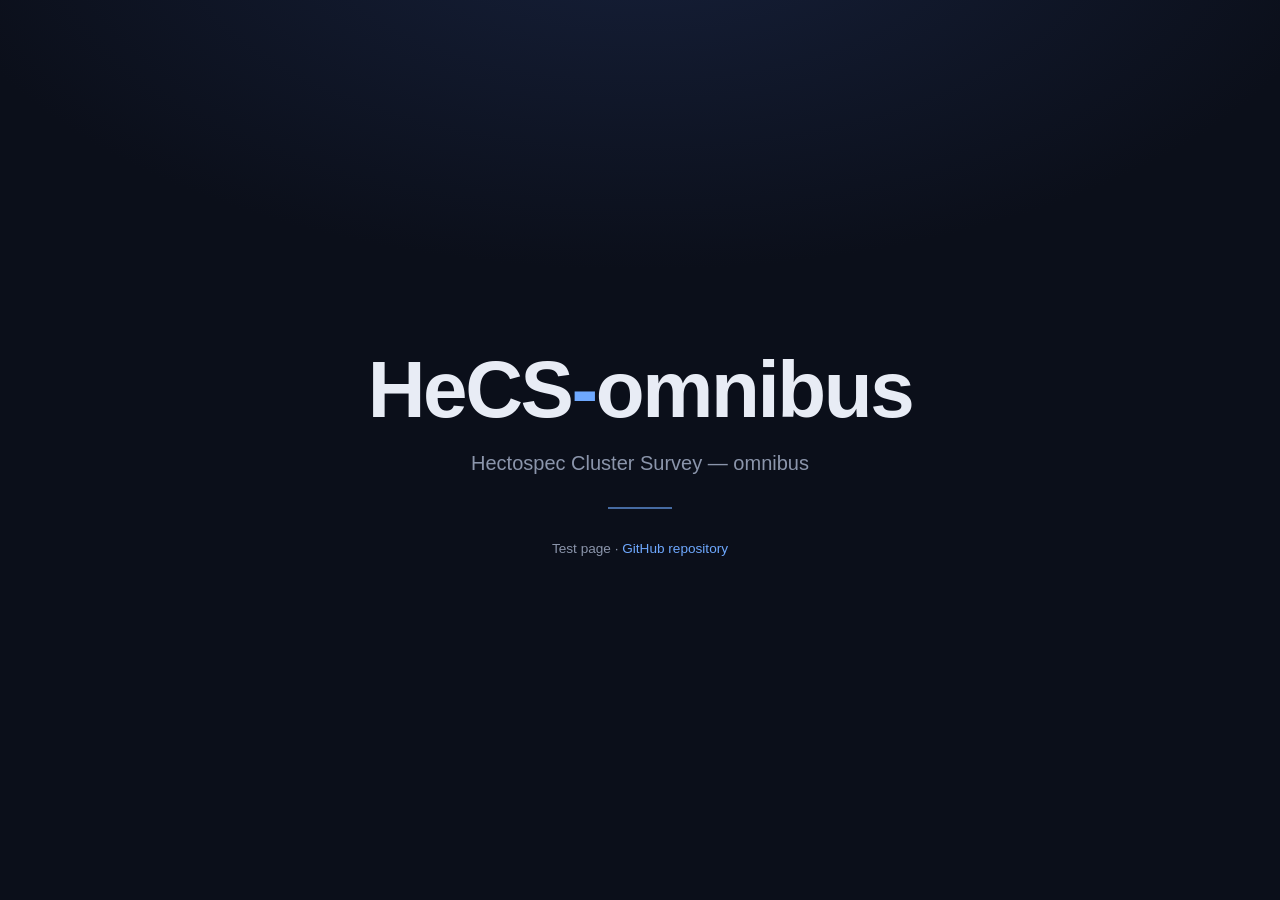
<file: index.html>
<!doctype html>
<html lang="en">
<head>
<meta charset="utf-8">
<meta name="viewport" content="width=device-width, initial-scale=1">
<title>HeCS-omnibus</title>
<style>
  :root {
    --bg: #0b0f1a;
    --fg: #e8ecf5;
    --muted: #8b95ab;
    --accent: #6ea8fe;
  }
  * { box-sizing: border-box; }
  body {
    margin: 0;
    min-height: 100vh;
    display: grid;
    place-items: center;
    background: radial-gradient(1200px 600px at 50% -10%, #16203a 0%, var(--bg) 60%);
    color: var(--fg);
    font-family: -apple-system, BlinkMacSystemFont, "Segoe UI", Helvetica, Arial, sans-serif;
    text-align: center;
    padding: 2rem;
  }
  h1 {
    margin: 0;
    font-size: clamp(2.5rem, 9vw, 5rem);
    font-weight: 700;
    letter-spacing: -0.03em;
  }
  h1 .accent { color: var(--accent); }
  p.tagline {
    margin: 1rem 0 0;
    font-size: clamp(1rem, 3vw, 1.25rem);
    color: var(--muted);
  }
  .rule {
    width: 4rem;
    height: 2px;
    margin: 2rem auto;
    background: var(--accent);
    opacity: 0.6;
  }
  footer {
    font-size: 0.85rem;
    color: var(--muted);
  }
  footer a { color: var(--accent); text-decoration: none; }
  footer a:hover { text-decoration: underline; }
</style>
</head>
<body>
  <main>
    <h1>HeCS<span class="accent">-</span>omnibus</h1>
    <p class="tagline">Hectospec Cluster Survey &mdash; omnibus</p>
    <div class="rule"></div>
    <footer>
      Test page &middot;
      <a href="https://github.com/HeCS-omnibus/hecs-omnibus.github.io">GitHub repository</a>
    </footer>
  </main>
</body>
</html>
</file>
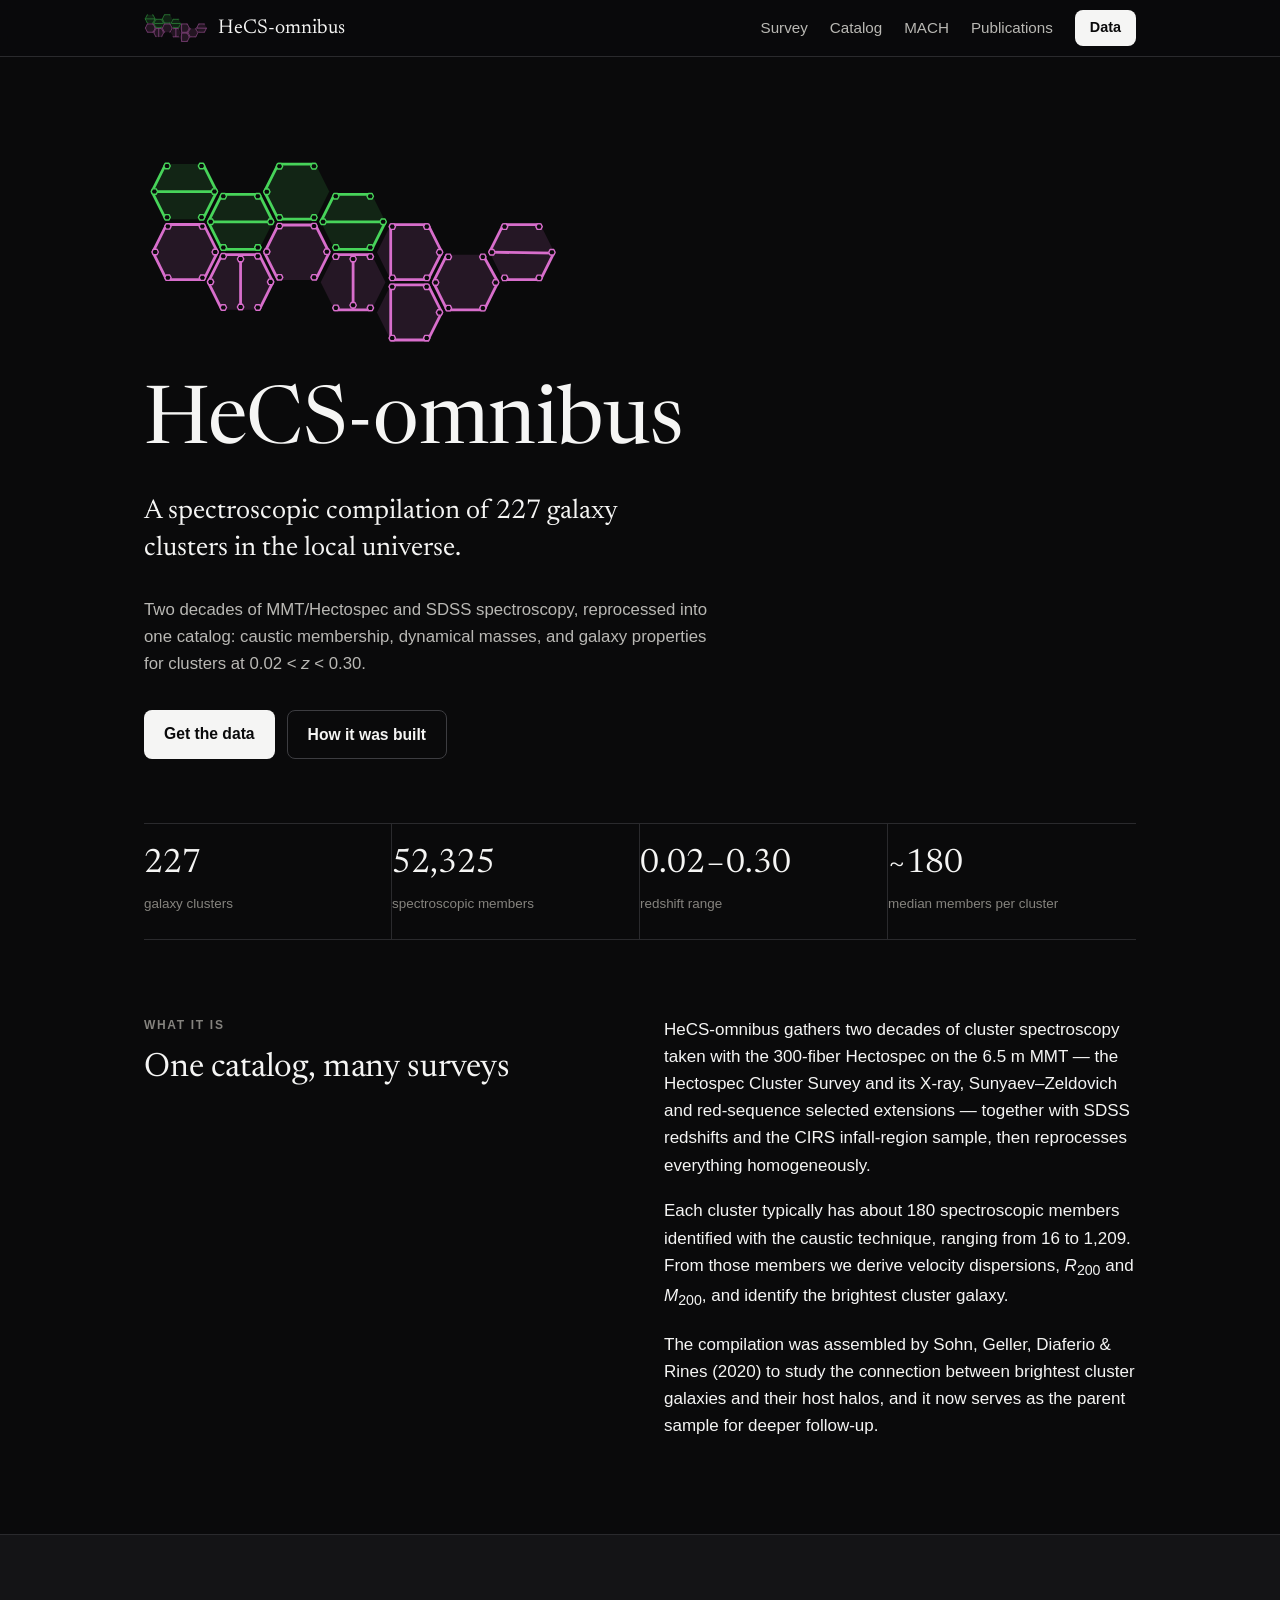
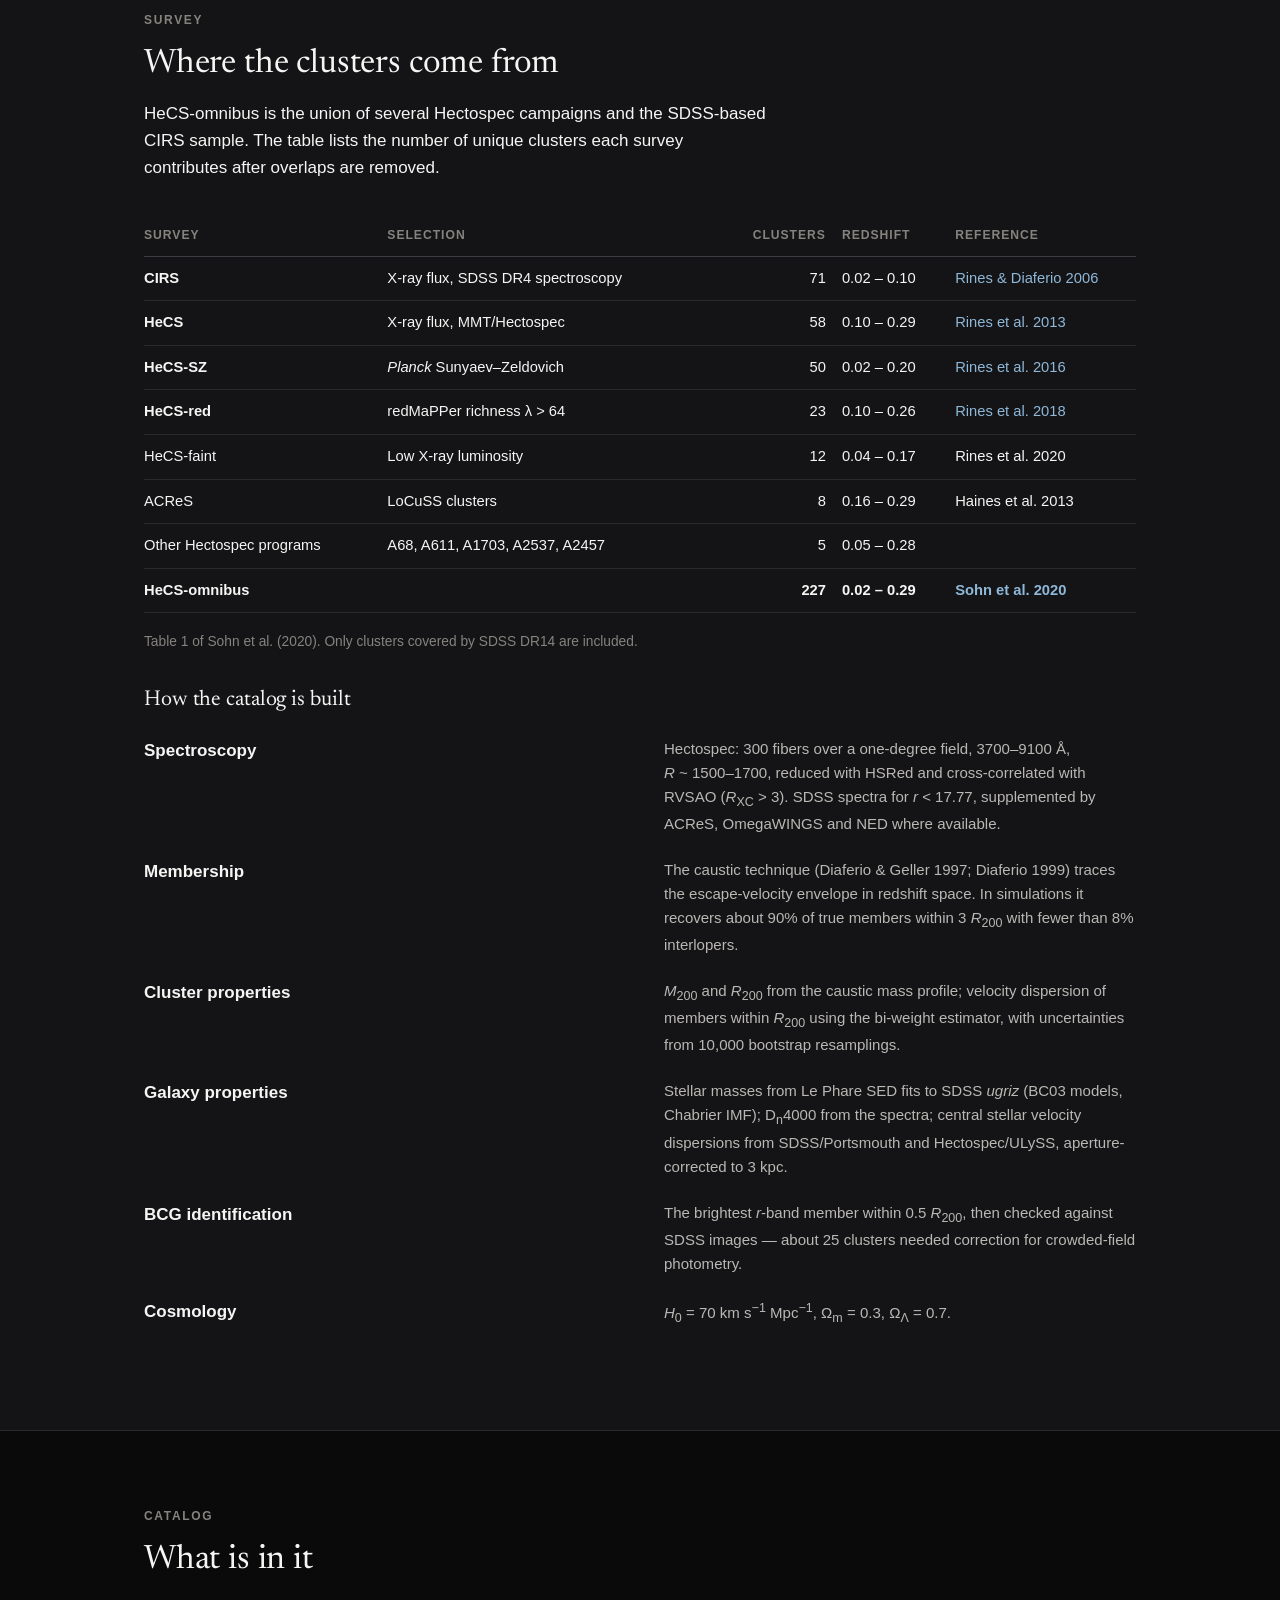
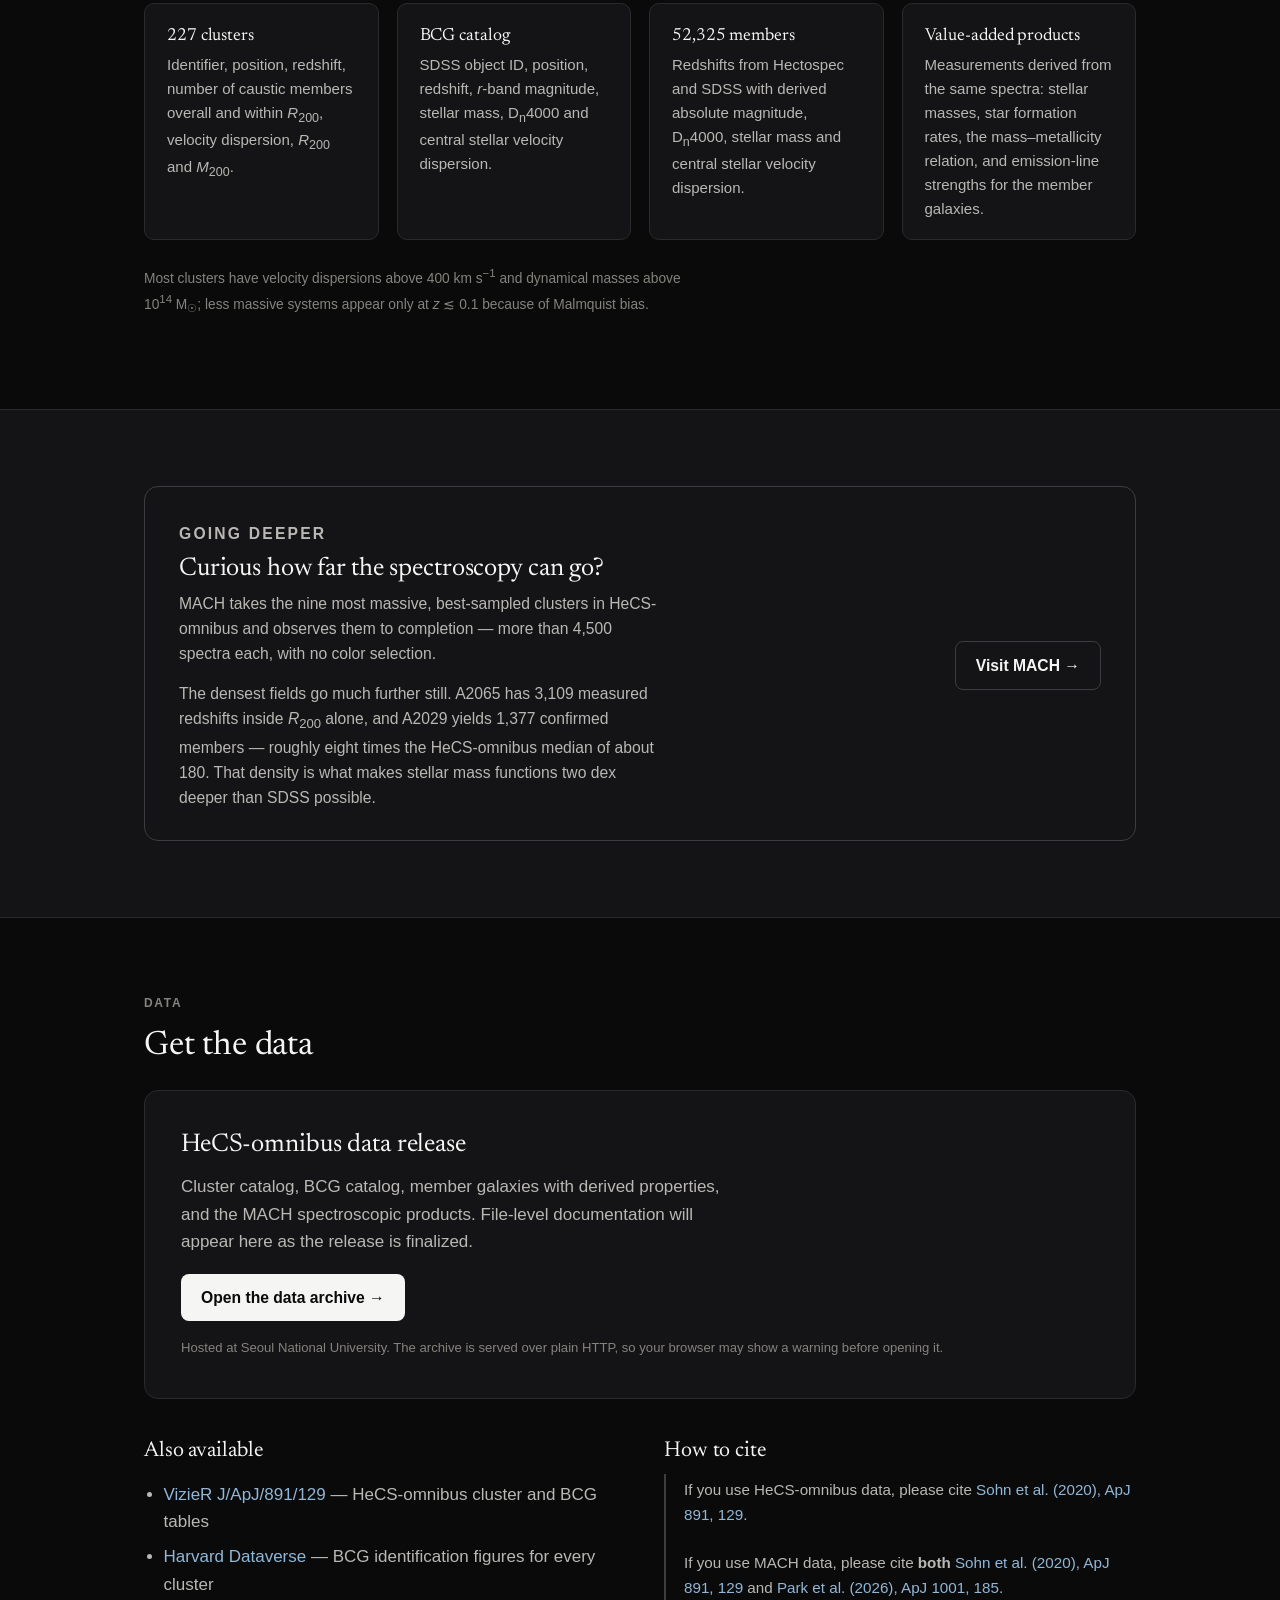
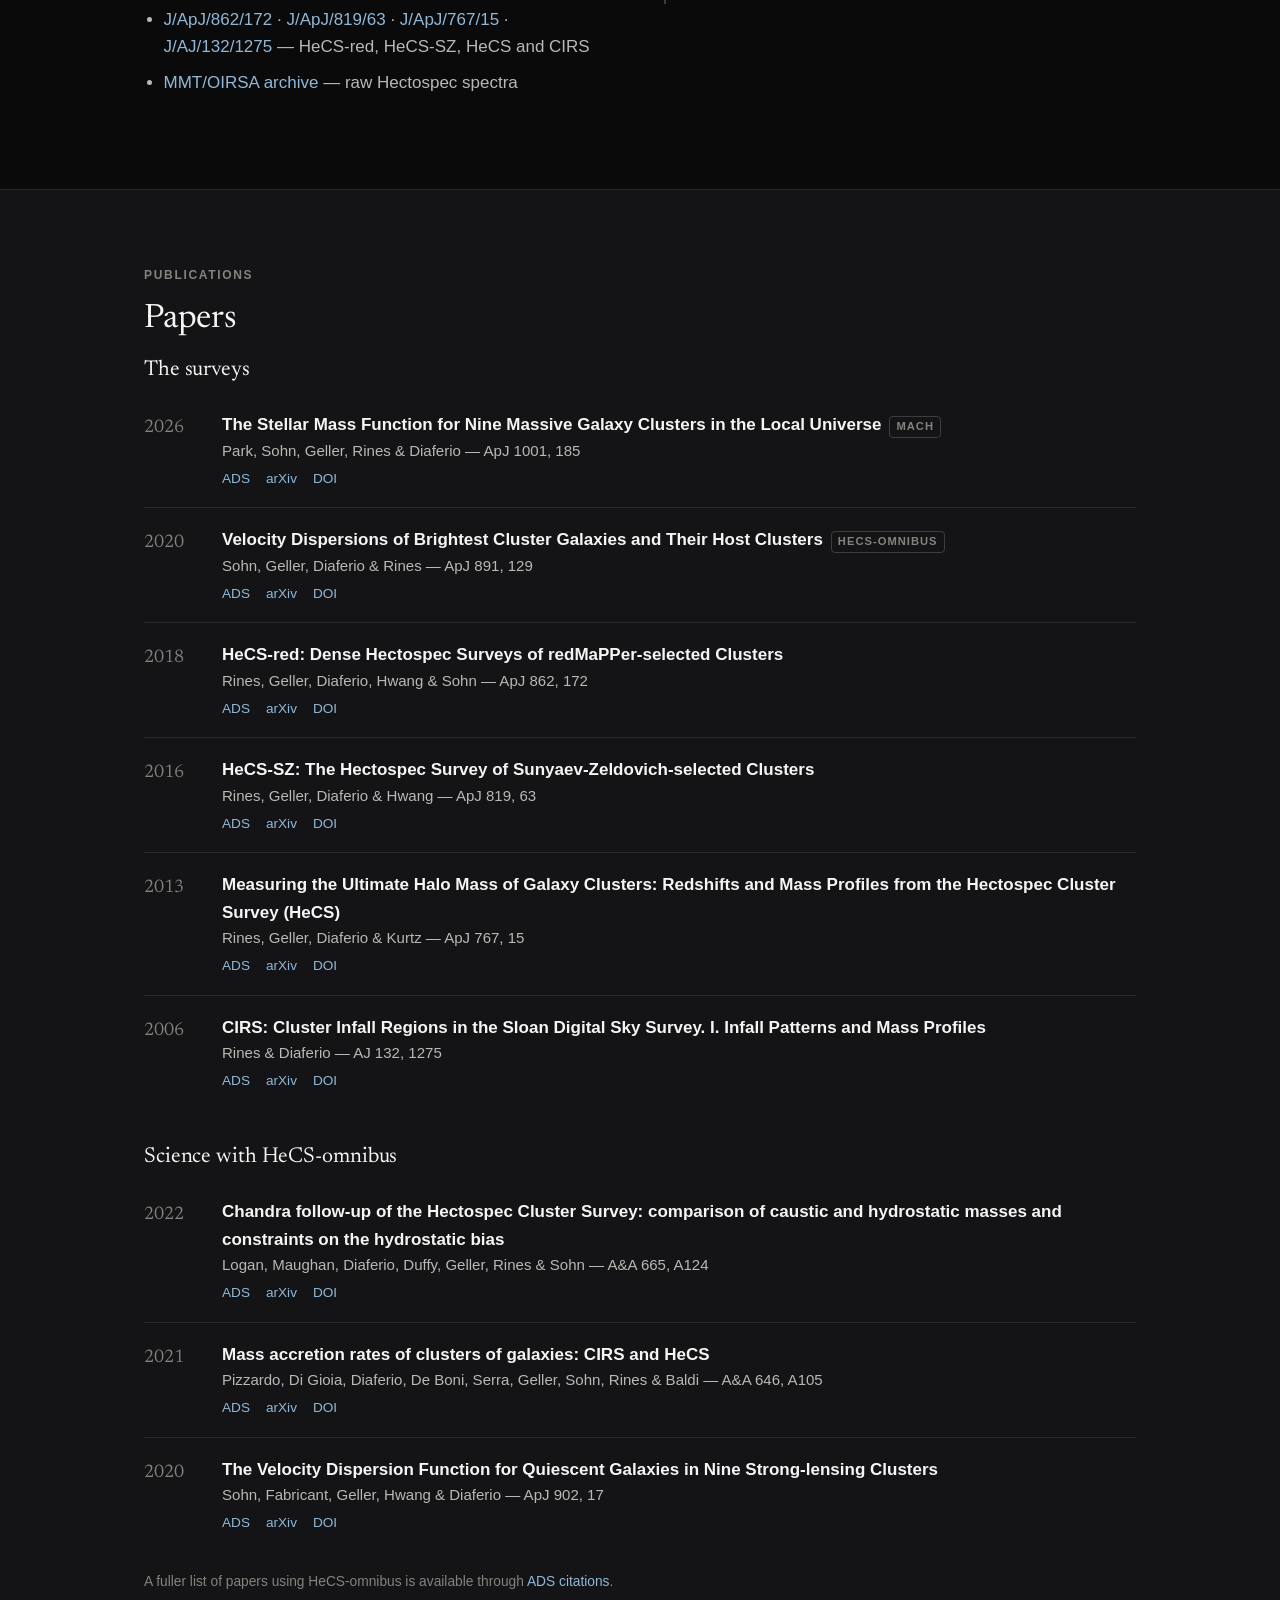
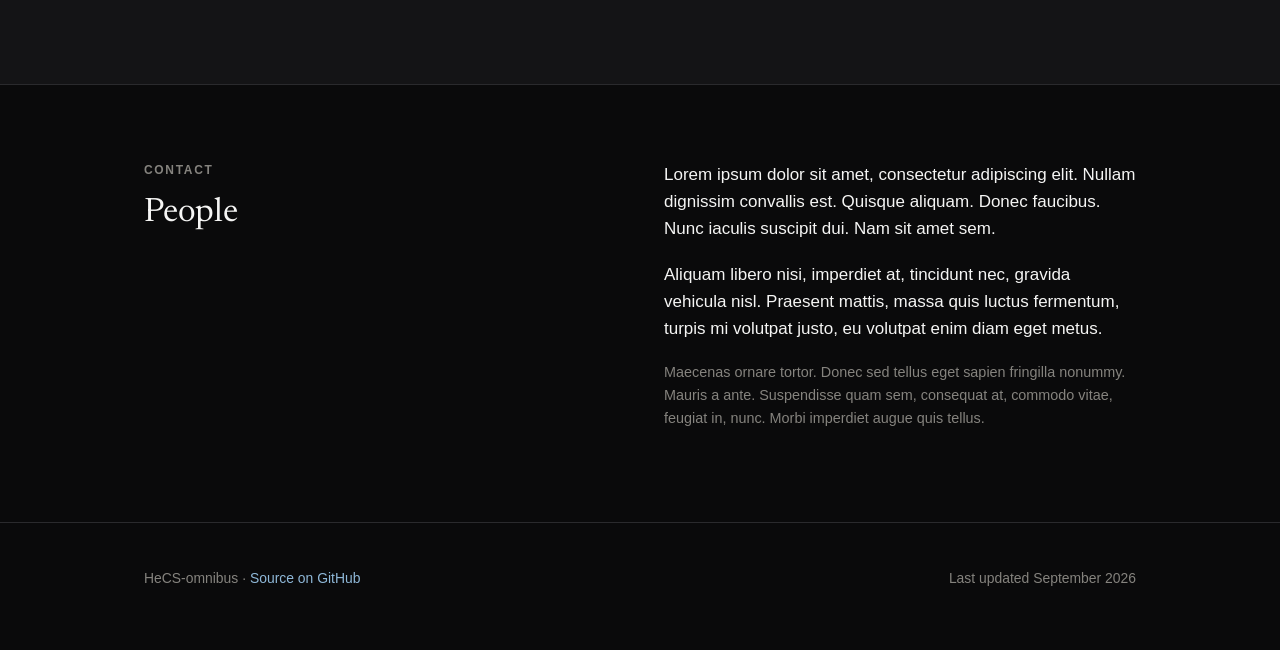
<file: webpage/index.html>
<!doctype html>
<html lang="en">
<head>
<meta charset="utf-8">
<meta name="viewport" content="width=device-width, initial-scale=1">
<title>HeCS-omnibus</title>
<meta name="description" content="HeCS-omnibus: a spectroscopic compilation of 227 galaxy clusters at 0.02 < z < 0.30 from MMT/Hectospec and SDSS, with caustic membership, dynamical masses and galaxy properties.">
<link rel="preconnect" href="https://fonts.googleapis.com">
<link rel="preconnect" href="https://fonts.gstatic.com" crossorigin>
<link href="https://fonts.googleapis.com/css2?family=Newsreader:ital,opsz,wght@0,6..72,300;0,6..72,400;0,6..72,500;1,6..72,400&display=swap" rel="stylesheet">
<link rel="stylesheet" href="style.css">
</head>
<body>

<nav>
  <div class="wrap">
    <a class="brand" href="#top"><img src="img/logo.svg" alt="" width="64" height="30">HeCS-omnibus</a>
    <ul>
      <li><a href="#survey">Survey</a></li>
      <li><a href="#catalog">Catalog</a></li>
      <li><a href="mach/">MACH</a></li>
      <li><a href="#publications">Publications</a></li>
      <li class="keep"><a class="btn" href="#data">Data</a></li>
    </ul>
  </div>
</nav>

<header class="hero" id="top">
  <div class="wrap">
    <img class="hero-logo" src="img/logo.svg" alt="HeCS-omnibus logo" width="420" height="197">
    <h1>HeCS-omnibus</h1>
    <p class="lede">A spectroscopic compilation of 227 galaxy clusters in the local universe.</p>
    <p class="sub">Two decades of MMT/Hectospec and SDSS spectroscopy, reprocessed into one catalog: caustic membership, dynamical masses, and galaxy properties for clusters at 0.02&nbsp;&lt;&nbsp;<em>z</em>&nbsp;&lt;&nbsp;0.30.</p>
    <div class="cta">
      <a class="btn" href="#data">Get the data</a>
      <a class="btn secondary" href="#survey">How it was built</a>
    </div>
  </div>
</header>

<div class="wrap">
  <div class="stats">
    <div><b class="num">227</b><span>galaxy clusters</span></div>
    <div><b class="num">52,325</b><span>spectroscopic members</span></div>
    <div><b class="num">0.02&#8202;–&#8202;0.30</b><span>redshift range</span></div>
    <div><b class="num">~180</b><span>median members per cluster</span></div>
  </div>
</div>

<section id="about">
  <div class="wrap two">
    <div>
      <p class="eyebrow">What it is</p>
      <h2>One catalog, many surveys</h2>
    </div>
    <div class="prose">
      <p>HeCS-omnibus gathers two decades of cluster spectroscopy taken with the 300-fiber Hectospec on the 6.5&nbsp;m MMT — the Hectospec Cluster Survey and its X-ray, Sunyaev–Zeldovich and red-sequence selected extensions — together with SDSS redshifts and the CIRS infall-region sample, then reprocesses everything homogeneously.</p>
      <p>Each cluster typically has about 180 spectroscopic members identified with the caustic technique, ranging from 16 to 1,209. From those members we derive velocity dispersions, <em>R</em><sub>200</sub> and <em>M</em><sub>200</sub>, and identify the brightest cluster galaxy.</p>
      <p>The compilation was assembled by Sohn, Geller, Diaferio &amp; Rines (2020) to study the connection between brightest cluster galaxies and their host halos, and it now serves as the parent sample for deeper follow-up.</p>
    </div>
  </div>
</section>

<section id="survey" class="alt">
  <div class="wrap">
    <p class="eyebrow">Survey</p>
    <h2>Where the clusters come from</h2>
    <p class="prose">HeCS-omnibus is the union of several Hectospec campaigns and the SDSS-based CIRS sample. The table lists the number of unique clusters each survey contributes after overlaps are removed.</p>

    <div class="tablewrap">
    <table>
      <thead><tr><th>Survey</th><th>Selection</th><th class="r">Clusters</th><th>Redshift</th><th>Reference</th></tr></thead>
      <tbody>
        <tr><td><b>CIRS</b></td><td>X-ray flux, SDSS DR4 spectroscopy</td><td class="r">71</td><td class="num">0.02 – 0.10</td><td><a href="https://ui.adsabs.harvard.edu/abs/2006AJ....132.1275R">Rines &amp; Diaferio 2006</a></td></tr>
        <tr><td><b>HeCS</b></td><td>X-ray flux, MMT/Hectospec</td><td class="r">58</td><td class="num">0.10 – 0.29</td><td><a href="https://ui.adsabs.harvard.edu/abs/2013ApJ...767...15R">Rines et al. 2013</a></td></tr>
        <tr><td><b>HeCS-SZ</b></td><td><em>Planck</em> Sunyaev–Zeldovich</td><td class="r">50</td><td class="num">0.02 – 0.20</td><td><a href="https://ui.adsabs.harvard.edu/abs/2016ApJ...819...63R">Rines et al. 2016</a></td></tr>
        <tr><td><b>HeCS-red</b></td><td>redMaPPer richness λ &gt; 64</td><td class="r">23</td><td class="num">0.10 – 0.26</td><td><a href="https://ui.adsabs.harvard.edu/abs/2018ApJ...862..172R">Rines et al. 2018</a></td></tr>
        <tr><td>HeCS-faint</td><td>Low X-ray luminosity</td><td class="r">12</td><td class="num">0.04 – 0.17</td><td>Rines et al. 2020</td></tr>
        <tr><td>ACReS</td><td>LoCuSS clusters</td><td class="r">8</td><td class="num">0.16 – 0.29</td><td>Haines et al. 2013</td></tr>
        <tr><td>Other Hectospec programs</td><td>A68, A611, A1703, A2537, A2457</td><td class="r">5</td><td class="num">0.05 – 0.28</td><td></td></tr>
        <tr class="total"><td>HeCS-omnibus</td><td></td><td class="r">227</td><td class="num">0.02 – 0.29</td><td><a href="https://ui.adsabs.harvard.edu/abs/2020ApJ...891..129S">Sohn et al. 2020</a></td></tr>
      </tbody>
    </table>
    </div>
    <p class="caption">Table 1 of Sohn et al. (2020). Only clusters covered by SDSS DR14 are included.</p>

    <h3>How the catalog is built</h3>
    <dl class="methods">
      <dt>Spectroscopy</dt>
      <dd>Hectospec: 300 fibers over a one-degree field, 3700–9100&nbsp;Å, <em>R</em>&nbsp;~&nbsp;1500–1700, reduced with HSRed and cross-correlated with RVSAO (<em>R</em><sub>XC</sub>&nbsp;&gt;&nbsp;3). SDSS spectra for <em>r</em>&nbsp;&lt;&nbsp;17.77, supplemented by ACReS, OmegaWINGS and NED where available.</dd>
      <dt>Membership</dt>
      <dd>The caustic technique (Diaferio &amp; Geller 1997; Diaferio 1999) traces the escape-velocity envelope in redshift space. In simulations it recovers about 90% of true members within 3&nbsp;<em>R</em><sub>200</sub> with fewer than 8% interlopers.</dd>
      <dt>Cluster properties</dt>
      <dd><em>M</em><sub>200</sub> and <em>R</em><sub>200</sub> from the caustic mass profile; velocity dispersion of members within <em>R</em><sub>200</sub> using the bi-weight estimator, with uncertainties from 10,000 bootstrap resamplings.</dd>
      <dt>Galaxy properties</dt>
      <dd>Stellar masses from Le&nbsp;Phare SED fits to SDSS <em>ugriz</em> (BC03 models, Chabrier IMF); D<sub>n</sub>4000 from the spectra; central stellar velocity dispersions from SDSS/Portsmouth and Hectospec/ULySS, aperture-corrected to 3&nbsp;kpc.</dd>
      <dt>BCG identification</dt>
      <dd>The brightest <em>r</em>-band member within 0.5&nbsp;<em>R</em><sub>200</sub>, then checked against SDSS images — about 25 clusters needed correction for crowded-field photometry.</dd>
      <dt>Cosmology</dt>
      <dd><em>H</em><sub>0</sub>&nbsp;=&nbsp;70&nbsp;km&nbsp;s<sup>−1</sup>&nbsp;Mpc<sup>−1</sup>, Ω<sub>m</sub>&nbsp;=&nbsp;0.3, Ω<sub>Λ</sub>&nbsp;=&nbsp;0.7.</dd>
    </dl>
  </div>
</section>

<section id="catalog">
  <div class="wrap">
    <p class="eyebrow">Catalog</p>
    <h2>What is in it</h2>
    <div class="cards">
      <div class="card">
        <h4>227 clusters</h4>
        <p>Identifier, position, redshift, number of caustic members overall and within <em>R</em><sub>200</sub>, velocity dispersion, <em>R</em><sub>200</sub> and <em>M</em><sub>200</sub>.</p>
      </div>
      <div class="card">
        <h4>BCG catalog</h4>
        <p>SDSS object ID, position, redshift, <em>r</em>-band magnitude, stellar mass, D<sub>n</sub>4000 and central stellar velocity dispersion.</p>
      </div>
      <div class="card">
        <h4>52,325 members</h4>
        <p>Redshifts from Hectospec and SDSS with derived absolute magnitude, D<sub>n</sub>4000, stellar mass and central stellar velocity dispersion.</p>
      </div>
      <div class="card">
        <h4>Value-added products</h4>
        <p>Measurements derived from the same spectra: stellar masses, star formation rates, the mass–metallicity relation, and emission-line strengths for the member galaxies.</p>
      </div>
    </div>
    <p class="prose caption" style="margin-top:1.4rem">Most clusters have velocity dispersions above 400&nbsp;km&nbsp;s<sup>−1</sup> and dynamical masses above 10<sup>14</sup>&nbsp;M<sub>☉</sub>; less massive systems appear only at <em>z</em>&nbsp;≲&nbsp;0.1 because of Malmquist bias.</p>
  </div>
</section>

<section id="mach-teaser" class="alt">
  <div class="wrap">
    <div class="teaser">
      <div>
        <p class="eyebrow" style="margin-bottom:0.6rem">Going deeper</p>
        <h3>Curious how far the spectroscopy can go?</h3>
        <p>MACH takes the nine most massive, best-sampled clusters in HeCS-omnibus and observes them to completion — more than 4,500 spectra each, with no color selection.</p>
        <p style="margin-top:0.9em">The densest fields go much further still. A2065 has 3,109 measured redshifts inside <em>R</em><sub>200</sub> alone, and A2029 yields 1,377 confirmed members — roughly eight times the HeCS-omnibus median of about 180. That density is what makes stellar mass functions two dex deeper than SDSS possible.</p>
      </div>
      <div><a class="btn secondary" href="mach/">Visit MACH →</a></div>
    </div>
  </div>
</section>

<section id="data">
  <div class="wrap">
    <p class="eyebrow">Data</p>
    <h2>Get the data</h2>
    <div class="databox">
      <h3>HeCS-omnibus data release</h3>
      <p>Cluster catalog, BCG catalog, member galaxies with derived properties, and the MACH spectroscopic products. File-level documentation will appear here as the release is finalized.</p>
      <a class="btn" href="http://147.46.135.40:3000/sharing/va94quU2B" rel="noopener">Open the data archive →</a>
      <small>Hosted at Seoul National University. The archive is served over plain HTTP, so your browser may show a warning before opening it.</small>
    </div>

    <div class="two">
      <div>
        <h3 style="margin-top:0">Also available</h3>
        <ul class="links">
          <li><a href="https://vizier.cds.unistra.fr/viz-bin/VizieR?-source=J/ApJ/891/129">VizieR J/ApJ/891/129</a> — HeCS-omnibus cluster and BCG tables</li>
          <li><a href="https://doi.org/10.7910/DVN/UR9XE5">Harvard Dataverse</a> — BCG identification figures for every cluster</li>
          <li><a href="https://vizier.cds.unistra.fr/viz-bin/VizieR?-source=J/ApJ/862/172">J/ApJ/862/172</a> · <a href="https://vizier.cds.unistra.fr/viz-bin/VizieR?-source=J/ApJ/819/63">J/ApJ/819/63</a> · <a href="https://vizier.cds.unistra.fr/viz-bin/VizieR?-source=J/ApJ/767/15">J/ApJ/767/15</a> · <a href="https://vizier.cds.unistra.fr/viz-bin/VizieR?-source=J/AJ/132/1275">J/AJ/132/1275</a> — HeCS-red, HeCS-SZ, HeCS and CIRS</li>
          <li><a href="http://oirsa.cfa.harvard.edu/archive/search/">MMT/OIRSA archive</a> — raw Hectospec spectra</li>
        </ul>
      </div>
      <div>
        <h3 style="margin-top:0">How to cite</h3>
        <div class="cite" style="margin-top:0">
          If you use HeCS-omnibus data, please cite <a href="https://ui.adsabs.harvard.edu/abs/2020ApJ...891..129S">Sohn et al. (2020), ApJ 891, 129</a>.<br><br>
          If you use MACH data, please cite <b>both</b> <a href="https://ui.adsabs.harvard.edu/abs/2020ApJ...891..129S">Sohn et al. (2020), ApJ 891, 129</a> and <a href="https://ui.adsabs.harvard.edu/abs/2026ApJ..1001..185P">Park et al. (2026), ApJ 1001, 185</a>.
        </div>
      </div>
    </div>
  </div>
</section>

<section id="publications" class="alt">
  <div class="wrap">
    <p class="eyebrow">Publications</p>
    <h2>Papers</h2>

    <h3 style="margin-top:1.2rem">The surveys</h3>
    <ol class="pubs">
      <li><span class="yr">2026</span><div><span class="t">The Stellar Mass Function for Nine Massive Galaxy Clusters in the Local Universe</span><span class="tag">MACH</span><div class="a">Park, Sohn, Geller, Rines &amp; Diaferio — ApJ 1001, 185</div><div class="l"><a href="https://ui.adsabs.harvard.edu/abs/2026ApJ..1001..185P">ADS</a><a href="https://arxiv.org/abs/2603.03797">arXiv</a><a href="https://doi.org/10.3847/1538-4357/ae4c60">DOI</a></div></div></li>
      <li><span class="yr">2020</span><div><span class="t">Velocity Dispersions of Brightest Cluster Galaxies and Their Host Clusters</span><span class="tag">HeCS-omnibus</span><div class="a">Sohn, Geller, Diaferio &amp; Rines — ApJ 891, 129</div><div class="l"><a href="https://ui.adsabs.harvard.edu/abs/2020ApJ...891..129S">ADS</a><a href="https://arxiv.org/abs/1910.11192">arXiv</a><a href="https://doi.org/10.3847/1538-4357/ab6e6a">DOI</a></div></div></li>
      <li><span class="yr">2018</span><div><span class="t">HeCS-red: Dense Hectospec Surveys of redMaPPer-selected Clusters</span><div class="a">Rines, Geller, Diaferio, Hwang &amp; Sohn — ApJ 862, 172</div><div class="l"><a href="https://ui.adsabs.harvard.edu/abs/2018ApJ...862..172R">ADS</a><a href="https://arxiv.org/abs/1712.00212">arXiv</a><a href="https://doi.org/10.3847/1538-4357/aacd49">DOI</a></div></div></li>
      <li><span class="yr">2016</span><div><span class="t">HeCS-SZ: The Hectospec Survey of Sunyaev-Zeldovich-selected Clusters</span><div class="a">Rines, Geller, Diaferio &amp; Hwang — ApJ 819, 63</div><div class="l"><a href="https://ui.adsabs.harvard.edu/abs/2016ApJ...819...63R">ADS</a><a href="https://arxiv.org/abs/1507.08289">arXiv</a><a href="https://doi.org/10.3847/0004-637X/819/1/63">DOI</a></div></div></li>
      <li><span class="yr">2013</span><div><span class="t">Measuring the Ultimate Halo Mass of Galaxy Clusters: Redshifts and Mass Profiles from the Hectospec Cluster Survey (HeCS)</span><div class="a">Rines, Geller, Diaferio &amp; Kurtz — ApJ 767, 15</div><div class="l"><a href="https://ui.adsabs.harvard.edu/abs/2013ApJ...767...15R">ADS</a><a href="https://arxiv.org/abs/1209.3786">arXiv</a><a href="https://doi.org/10.1088/0004-637X/767/1/15">DOI</a></div></div></li>
      <li><span class="yr">2006</span><div><span class="t">CIRS: Cluster Infall Regions in the Sloan Digital Sky Survey. I. Infall Patterns and Mass Profiles</span><div class="a">Rines &amp; Diaferio — AJ 132, 1275</div><div class="l"><a href="https://ui.adsabs.harvard.edu/abs/2006AJ....132.1275R">ADS</a><a href="https://arxiv.org/abs/astro-ph/0602032">arXiv</a><a href="https://doi.org/10.1086/506017">DOI</a></div></div></li>
    </ol>

    <h3>Science with HeCS-omnibus</h3>
    <ol class="pubs">
      <li><span class="yr">2022</span><div><span class="t">Chandra follow-up of the Hectospec Cluster Survey: comparison of caustic and hydrostatic masses and constraints on the hydrostatic bias</span><div class="a">Logan, Maughan, Diaferio, Duffy, Geller, Rines &amp; Sohn — A&amp;A 665, A124</div><div class="l"><a href="https://ui.adsabs.harvard.edu/abs/2022A&A...665A.124L">ADS</a><a href="https://arxiv.org/abs/2202.08569">arXiv</a><a href="https://doi.org/10.1051/0004-6361/202243347">DOI</a></div></div></li>
      <li><span class="yr">2021</span><div><span class="t">Mass accretion rates of clusters of galaxies: CIRS and HeCS</span><div class="a">Pizzardo, Di Gioia, Diaferio, De Boni, Serra, Geller, Sohn, Rines &amp; Baldi — A&amp;A 646, A105</div><div class="l"><a href="https://ui.adsabs.harvard.edu/abs/2021A&A...646A.105P">ADS</a><a href="https://arxiv.org/abs/2005.11562">arXiv</a><a href="https://doi.org/10.1051/0004-6361/202038481">DOI</a></div></div></li>
      <li><span class="yr">2020</span><div><span class="t">The Velocity Dispersion Function for Quiescent Galaxies in Nine Strong-lensing Clusters</span><div class="a">Sohn, Fabricant, Geller, Hwang &amp; Diaferio — ApJ 902, 17</div><div class="l"><a href="https://ui.adsabs.harvard.edu/abs/2020ApJ...902...17S">ADS</a><a href="https://arxiv.org/abs/2007.00679">arXiv</a><a href="https://doi.org/10.3847/1538-4357/abb23b">DOI</a></div></div></li>
    </ol>
    <p class="caption" style="margin-top:1.2rem">A fuller list of papers using HeCS-omnibus is available through <a href="https://ui.adsabs.harvard.edu/search/q=citations(bibcode%3A2020ApJ...891..129S)">ADS citations</a>.</p>
  </div>
</section>

<section id="contact">
  <div class="wrap two">
    <div>
      <p class="eyebrow">Contact</p>
      <h2>People</h2>
    </div>
    <div class="prose">
      <!-- PLACEHOLDER: replace with the real team, contact and acknowledgements. -->
      <p>Lorem ipsum dolor sit amet, consectetur adipiscing elit. Nullam dignissim convallis est. Quisque aliquam. Donec faucibus. Nunc iaculis suscipit dui. Nam sit amet sem.</p>
      <p>Aliquam libero nisi, imperdiet at, tincidunt nec, gravida vehicula nisl. Praesent mattis, massa quis luctus fermentum, turpis mi volutpat justo, eu volutpat enim diam eget metus.</p>
      <p class="muted" style="font-size:0.9rem">Maecenas ornare tortor. Donec sed tellus eget sapien fringilla nonummy. Mauris a ante. Suspendisse quam sem, consequat at, commodo vitae, feugiat in, nunc. Morbi imperdiet augue quis tellus.</p>
    </div>
  </div>
</section>

<footer>
  <div class="wrap">
    <span>HeCS-omnibus · <a href="https://github.com/HeCS-omnibus/hecs-omnibus.github.io">Source on GitHub</a></span>
    <span>Last updated September 2026</span>
  </div>
</footer>

</body>
</html>
</file>
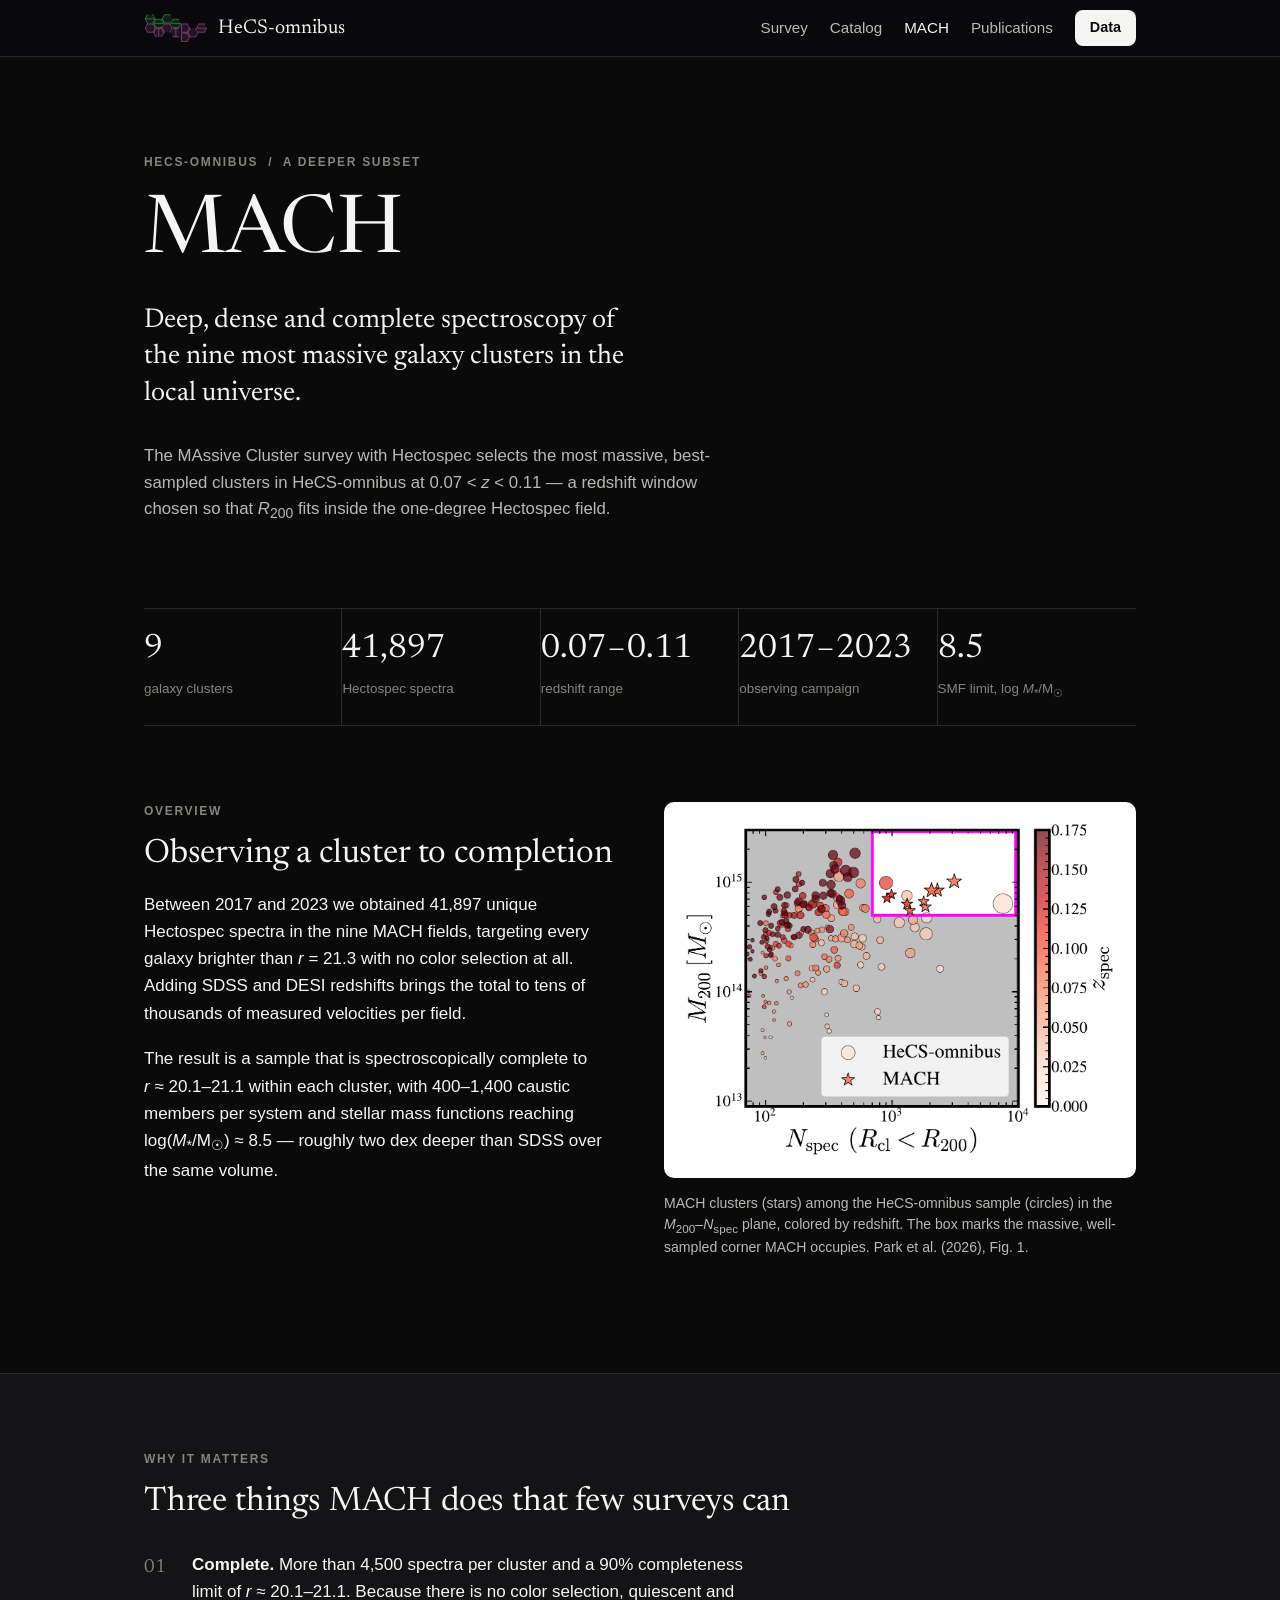
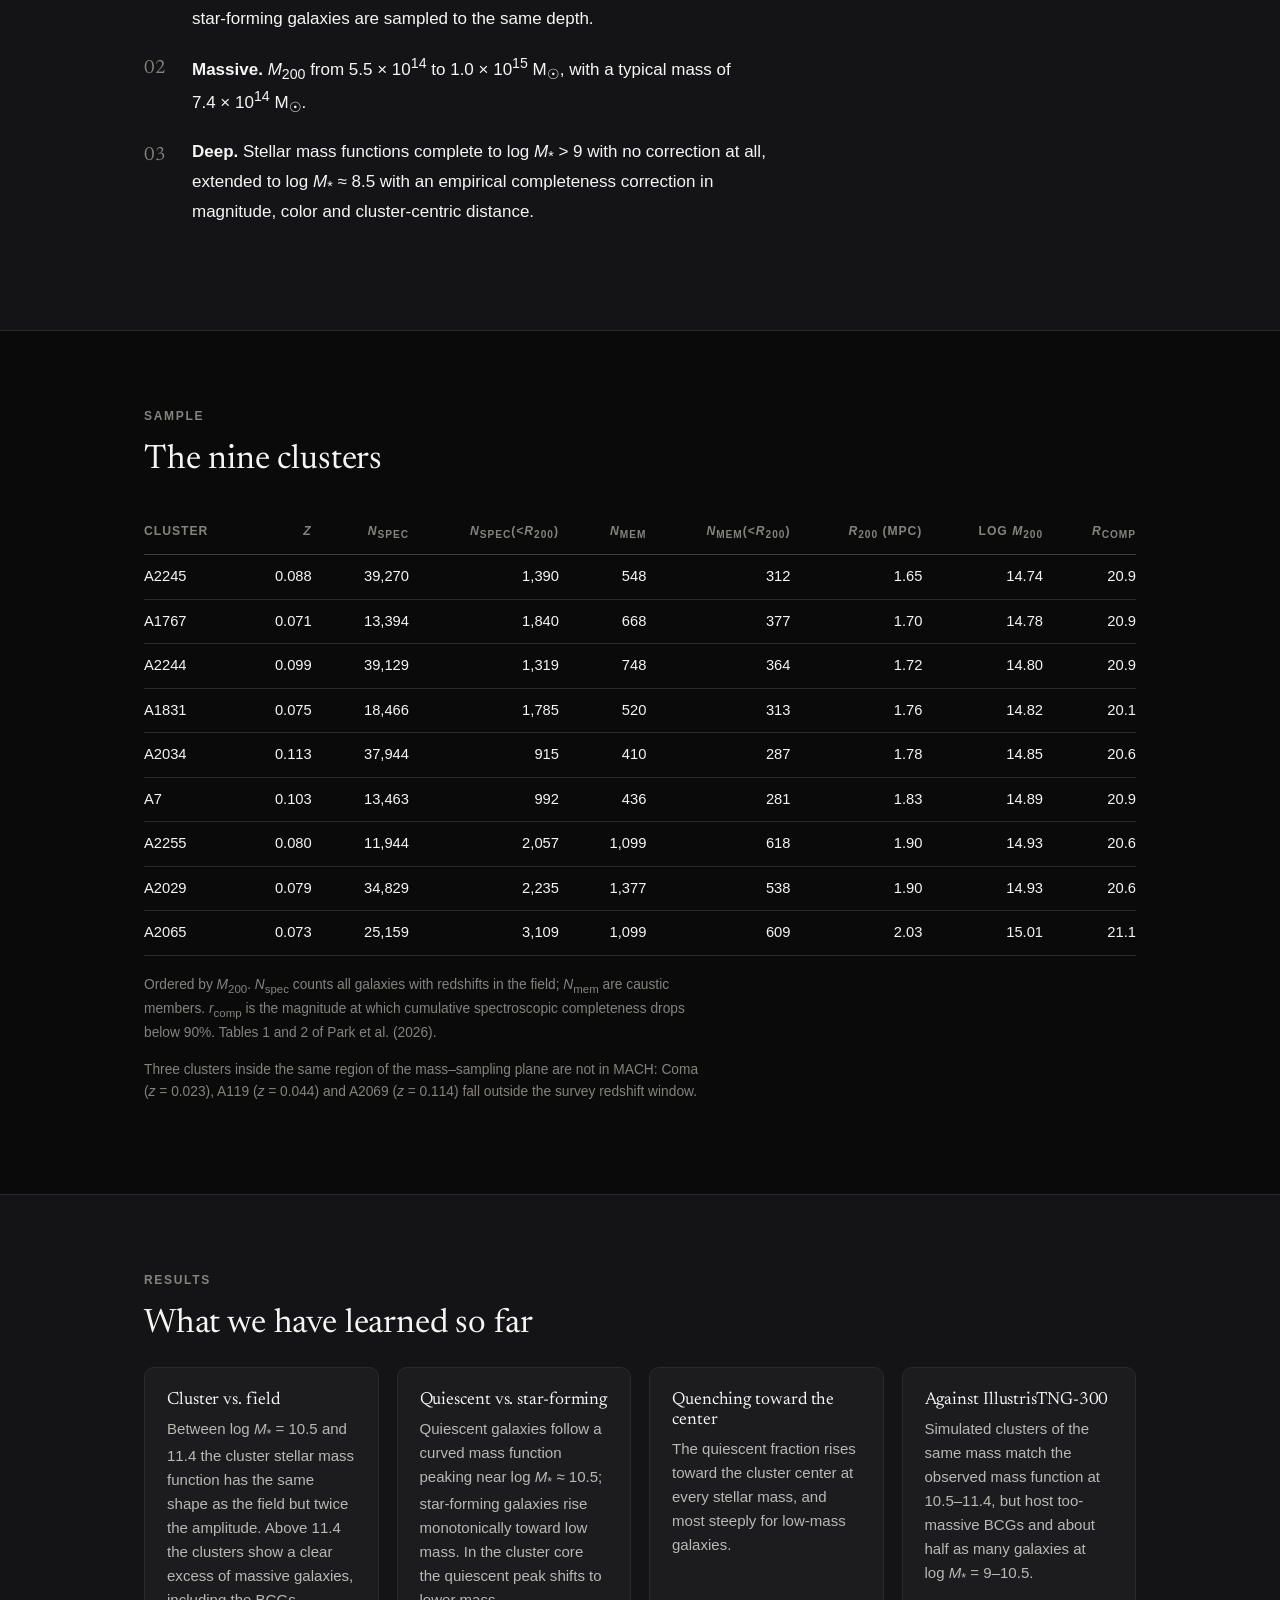
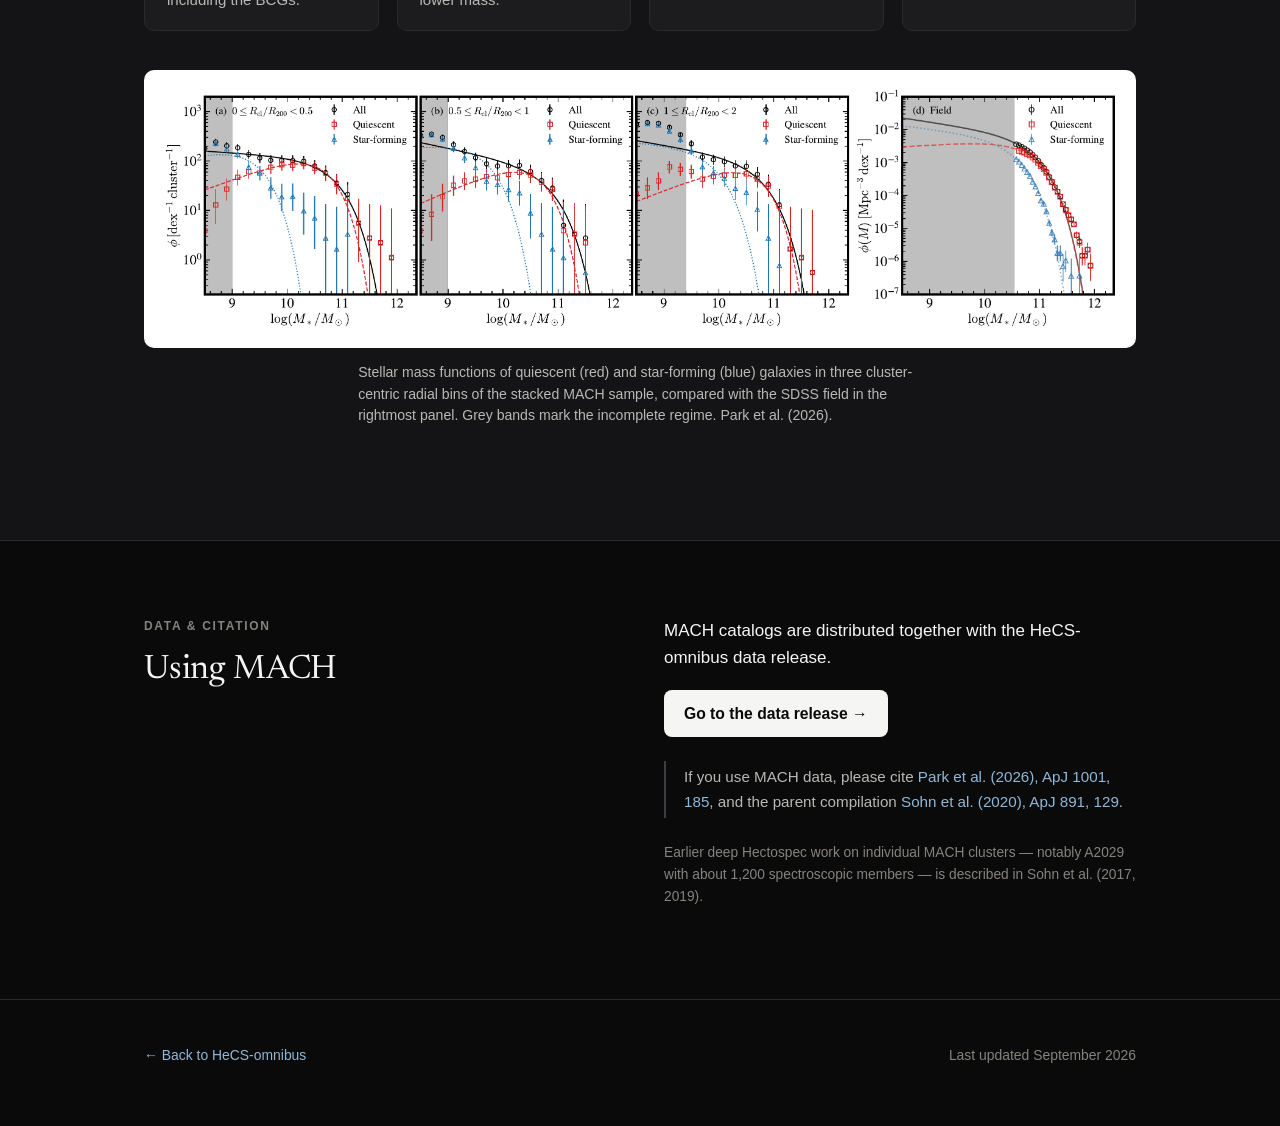
<file: webpage/mach/index.html>
<!doctype html>
<html lang="en">
<head>
<meta charset="utf-8">
<meta name="viewport" content="width=device-width, initial-scale=1">
<title>MACH — HeCS-omnibus</title>
<meta name="description" content="MACH, the MAssive Cluster survey with Hectospec: deep, dense and complete spectroscopy of the nine most massive galaxy clusters in the local universe.">
<link rel="preconnect" href="https://fonts.googleapis.com">
<link rel="preconnect" href="https://fonts.gstatic.com" crossorigin>
<link href="https://fonts.googleapis.com/css2?family=Newsreader:ital,opsz,wght@0,6..72,300;0,6..72,400;0,6..72,500;1,6..72,400&display=swap" rel="stylesheet">
<link rel="stylesheet" href="../style.css">
</head>
<body>

<nav>
  <div class="wrap">
    <a class="brand" href="../"><img src="../img/logo.svg" alt="" width="64" height="30">HeCS-omnibus</a>
    <ul>
      <li><a href="../#survey">Survey</a></li>
      <li><a href="../#catalog">Catalog</a></li>
      <li><a href="./" style="color:var(--ink)">MACH</a></li>
      <li><a href="../#publications">Publications</a></li>
      <li class="keep"><a class="btn" href="../#data">Data</a></li>
    </ul>
  </div>
</nav>

<header class="hero" id="top">
  <div class="wrap">
    <p class="eyebrow"><a href="../" style="color:var(--muted)">HeCS-omnibus</a> &nbsp;/&nbsp; A deeper subset</p>
    <h1>MACH</h1>
    <p class="lede">Deep, dense and complete spectroscopy of the nine most massive galaxy clusters in the local universe.</p>
    <p class="sub">The MAssive Cluster survey with Hectospec selects the most massive, best-sampled clusters in HeCS-omnibus at 0.07&nbsp;&lt;&nbsp;<em>z</em>&nbsp;&lt;&nbsp;0.11 — a redshift window chosen so that <em>R</em><sub>200</sub> fits inside the one-degree Hectospec field.</p>
  </div>
</header>

<div class="wrap">
  <div class="stats">
    <div><b class="num">9</b><span>galaxy clusters</span></div>
    <div><b class="num">41,897</b><span>Hectospec spectra</span></div>
    <div><b class="num">0.07&#8202;–&#8202;0.11</b><span>redshift range</span></div>
    <div><b class="num">2017&#8202;–&#8202;2023</b><span>observing campaign</span></div>
    <div><b class="num">8.5</b><span>SMF limit, log <em>M</em><sub>*</sub>/M<sub>☉</sub></span></div>
  </div>
</div>

<section id="overview">
  <div class="wrap two">
    <div class="prose">
      <p class="eyebrow">Overview</p>
      <h2>Observing a cluster to completion</h2>
      <p>Between 2017 and 2023 we obtained 41,897 unique Hectospec spectra in the nine MACH fields, targeting every galaxy brighter than <em>r</em>&nbsp;=&nbsp;21.3 with no color selection at all. Adding SDSS and DESI redshifts brings the total to tens of thousands of measured velocities per field.</p>
      <p>The result is a sample that is spectroscopically complete to <em>r</em>&nbsp;≈&nbsp;20.1–21.1 within each cluster, with 400–1,400 caustic members per system and stellar mass functions reaching log(<em>M</em><sub>*</sub>/M<sub>☉</sub>)&nbsp;≈&nbsp;8.5 — roughly two dex deeper than SDSS over the same volume.</p>
    </div>
    <figure style="margin-top:0">
      <div class="plate"><img src="../img/park2026_fig1.png" alt="M200 versus the number of galaxies with spectra within R200 for HeCS-omnibus clusters shown as circles and MACH clusters as stars, colored by redshift. A box marks the massive, well-sampled corner."></div>
      <figcaption>MACH clusters (stars) among the HeCS-omnibus sample (circles) in the <em>M</em><sub>200</sub>–<em>N</em><sub>spec</sub> plane, colored by redshift. The box marks the massive, well-sampled corner MACH occupies. Park et al. (2026), Fig. 1.</figcaption>
    </figure>
  </div>
</section>

<section id="why" class="alt">
  <div class="wrap">
    <p class="eyebrow">Why it matters</p>
    <h2>Three things MACH does that few surveys can</h2>
    <ol class="points">
      <li><b>Complete.</b> More than 4,500 spectra per cluster and a 90% completeness limit of <em>r</em>&nbsp;≈&nbsp;20.1–21.1. Because there is no color selection, quiescent and star-forming galaxies are sampled to the same depth.</li>
      <li><b>Massive.</b> <em>M</em><sub>200</sub> from 5.5&nbsp;×&nbsp;10<sup>14</sup> to 1.0&nbsp;×&nbsp;10<sup>15</sup>&nbsp;M<sub>☉</sub>, with a typical mass of 7.4&nbsp;×&nbsp;10<sup>14</sup>&nbsp;M<sub>☉</sub>.</li>
      <li><b>Deep.</b> Stellar mass functions complete to log&nbsp;<em>M</em><sub>*</sub>&nbsp;&gt;&nbsp;9 with no correction at all, extended to log&nbsp;<em>M</em><sub>*</sub>&nbsp;≈&nbsp;8.5 with an empirical completeness correction in magnitude, color and cluster-centric distance.</li>
    </ol>
  </div>
</section>

<section id="clusters">
  <div class="wrap">
    <p class="eyebrow">Sample</p>
    <h2>The nine clusters</h2>
    <div class="tablewrap">
    <table>
      <thead><tr>
        <th>Cluster</th><th class="r"><em>z</em></th><th class="r"><em>N</em><sub>spec</sub></th><th class="r"><em>N</em><sub>spec</sub>(&lt;<em>R</em><sub>200</sub>)</th><th class="r"><em>N</em><sub>mem</sub></th><th class="r"><em>N</em><sub>mem</sub>(&lt;<em>R</em><sub>200</sub>)</th><th class="r"><em>R</em><sub>200</sub> (Mpc)</th><th class="r">log <em>M</em><sub>200</sub></th><th class="r"><em>r</em><sub>comp</sub></th>
      </tr></thead>
      <tbody>
        <tr><td>A2245</td><td class="r">0.088</td><td class="r">39,270</td><td class="r">1,390</td><td class="r">548</td><td class="r">312</td><td class="r">1.65</td><td class="r">14.74</td><td class="r">20.9</td></tr>
        <tr><td>A1767</td><td class="r">0.071</td><td class="r">13,394</td><td class="r">1,840</td><td class="r">668</td><td class="r">377</td><td class="r">1.70</td><td class="r">14.78</td><td class="r">20.9</td></tr>
        <tr><td>A2244</td><td class="r">0.099</td><td class="r">39,129</td><td class="r">1,319</td><td class="r">748</td><td class="r">364</td><td class="r">1.72</td><td class="r">14.80</td><td class="r">20.9</td></tr>
        <tr><td>A1831</td><td class="r">0.075</td><td class="r">18,466</td><td class="r">1,785</td><td class="r">520</td><td class="r">313</td><td class="r">1.76</td><td class="r">14.82</td><td class="r">20.1</td></tr>
        <tr><td>A2034</td><td class="r">0.113</td><td class="r">37,944</td><td class="r">915</td><td class="r">410</td><td class="r">287</td><td class="r">1.78</td><td class="r">14.85</td><td class="r">20.6</td></tr>
        <tr><td>A7</td><td class="r">0.103</td><td class="r">13,463</td><td class="r">992</td><td class="r">436</td><td class="r">281</td><td class="r">1.83</td><td class="r">14.89</td><td class="r">20.9</td></tr>
        <tr><td>A2255</td><td class="r">0.080</td><td class="r">11,944</td><td class="r">2,057</td><td class="r">1,099</td><td class="r">618</td><td class="r">1.90</td><td class="r">14.93</td><td class="r">20.6</td></tr>
        <tr><td>A2029</td><td class="r">0.079</td><td class="r">34,829</td><td class="r">2,235</td><td class="r">1,377</td><td class="r">538</td><td class="r">1.90</td><td class="r">14.93</td><td class="r">20.6</td></tr>
        <tr><td>A2065</td><td class="r">0.073</td><td class="r">25,159</td><td class="r">3,109</td><td class="r">1,099</td><td class="r">609</td><td class="r">2.03</td><td class="r">15.01</td><td class="r">21.1</td></tr>
      </tbody>
    </table>
    </div>
    <p class="caption">Ordered by <em>M</em><sub>200</sub>. <em>N</em><sub>spec</sub> counts all galaxies with redshifts in the field; <em>N</em><sub>mem</sub> are caustic members. <em>r</em><sub>comp</sub> is the magnitude at which cumulative spectroscopic completeness drops below 90%. Tables 1 and 2 of Park et al. (2026).</p>
    <p class="caption">Three clusters inside the same region of the mass–sampling plane are not in MACH: Coma (<em>z</em>&nbsp;=&nbsp;0.023), A119 (<em>z</em>&nbsp;=&nbsp;0.044) and A2069 (<em>z</em>&nbsp;=&nbsp;0.114) fall outside the survey redshift window.</p>
  </div>
</section>

<section id="results" class="alt">
  <div class="wrap">
    <p class="eyebrow">Results</p>
    <h2>What we have learned so far</h2>
    <div class="cards">
      <div class="card"><h4>Cluster vs. field</h4><p>Between log&nbsp;<em>M</em><sub>*</sub>&nbsp;=&nbsp;10.5 and 11.4 the cluster stellar mass function has the same shape as the field but twice the amplitude. Above 11.4 the clusters show a clear excess of massive galaxies, including the BCGs.</p></div>
      <div class="card"><h4>Quiescent vs. star-forming</h4><p>Quiescent galaxies follow a curved mass function peaking near log&nbsp;<em>M</em><sub>*</sub>&nbsp;≈&nbsp;10.5; star-forming galaxies rise monotonically toward low mass. In the cluster core the quiescent peak shifts to lower mass.</p></div>
      <div class="card"><h4>Quenching toward the center</h4><p>The quiescent fraction rises toward the cluster center at every stellar mass, and most steeply for low-mass galaxies.</p></div>
      <div class="card"><h4>Against IllustrisTNG-300</h4><p>Simulated clusters of the same mass match the observed mass function at 10.5–11.4, but host too-massive BCGs and about half as many galaxies at log&nbsp;<em>M</em><sub>*</sub>&nbsp;=&nbsp;9–10.5.</p></div>
    </div>

    <figure>
      <div class="plate"><img src="../img/park2026_fig15.png" alt="Stellar mass functions of all, quiescent and star-forming galaxies in three cluster-centric radial bins of the MACH clusters, and in the SDSS field."></div>
      <figcaption>Stellar mass functions of quiescent (red) and star-forming (blue) galaxies in three cluster-centric radial bins of the stacked MACH sample, compared with the SDSS field in the rightmost panel. Grey bands mark the incomplete regime. Park et al. (2026).</figcaption>
    </figure>
  </div>
</section>

<section id="mach-data">
  <div class="wrap two">
    <div>
      <p class="eyebrow">Data &amp; citation</p>
      <h2>Using MACH</h2>
    </div>
    <div class="prose">
      <p>MACH catalogs are distributed together with the HeCS-omnibus data release.</p>
      <p><a class="btn" href="../#data">Go to the data release →</a></p>
      <div class="cite">If you use MACH data, please cite <a href="https://ui.adsabs.harvard.edu/abs/2026ApJ..1001..185P">Park et al. (2026), ApJ 1001, 185</a>, and the parent compilation <a href="https://ui.adsabs.harvard.edu/abs/2020ApJ...891..129S">Sohn et al. (2020), ApJ 891, 129</a>.</div>
      <p class="caption">Earlier deep Hectospec work on individual MACH clusters — notably A2029 with about 1,200 spectroscopic members — is described in Sohn et al. (2017, 2019).</p>
    </div>
  </div>
</section>

<footer>
  <div class="wrap">
    <span><a href="../">← Back to HeCS-omnibus</a></span>
    <span>Last updated September 2026</span>
  </div>
</footer>

</body>
</html>
</file>
<file: webpage/style.css>
:root {
  --bg: #0a0a0b;
  --bg-2: #141416;
  --ink: #f5f5f4;
  --ink-2: #b9b8b4;
  --muted: #85837e;
  --line: #2a2a2d;
  --line-2: #3d3d41;
  --accent: #8fb8d8;
  --serif: "Newsreader", "Iowan Old Style", "Palatino Linotype", Georgia, serif;
  --sans: -apple-system, BlinkMacSystemFont, "SF Pro Text", "Helvetica Neue", Helvetica, Arial, sans-serif;
  --max: 1040px;
}
* { box-sizing: border-box; }
html { scroll-behavior: smooth; }
body {
  margin: 0;
  background: var(--bg);
  color: var(--ink);
  font-family: var(--sans);
  font-size: 17px;
  line-height: 1.6;
  -webkit-font-smoothing: antialiased;
}
a { color: var(--accent); text-decoration: none; }
a:hover { text-decoration: underline; text-underline-offset: 3px; }
h1, h2, h3, h4 {
  font-family: var(--serif);
  font-weight: 400;
  letter-spacing: -0.005em;
  line-height: 1.15;
  margin: 0 0 0.5em;
}
h2 { font-size: 2.1rem; margin-top: 0; }
h3 { font-size: 1.35rem; margin-top: 2.2rem; }
p { margin: 0 0 1.1em; }
em { font-style: italic; }
.wrap { max-width: var(--max); margin: 0 auto; padding: 0 24px; }
.eyebrow {
  font-family: var(--sans);
  font-size: 0.75rem;
  text-transform: uppercase;
  letter-spacing: 0.14em;
  color: var(--muted);
  font-weight: 600;
  margin-bottom: 0.9rem;
}
.muted { color: var(--muted); }
.num { font-variant-numeric: tabular-nums; }

/* nav */
nav {
  position: sticky; top: 0; z-index: 10;
  background: rgba(10,10,11,0.82);
  backdrop-filter: saturate(180%) blur(14px);
  -webkit-backdrop-filter: saturate(180%) blur(14px);
  border-bottom: 1px solid var(--line);
}
nav .wrap { display: flex; align-items: center; justify-content: space-between; height: 56px; }
nav .brand { font-family: var(--serif); font-size: 1.25rem; color: var(--ink); display: inline-flex; align-items: center; gap: 10px; }
nav .brand:hover { text-decoration: none; }
nav .brand img { height: 30px; width: auto; display: block; }
nav ul { list-style: none; display: flex; gap: 22px; margin: 0; padding: 0; align-items: center; }
nav li a { color: var(--ink-2); font-size: 0.95rem; }
nav li a:hover { color: var(--ink); }
nav li a.btn { padding: 6px 15px; font-size: 0.9rem; }
@media (max-width: 760px) {
  nav .wrap { flex-direction: column; height: auto; align-items: flex-start; gap: 6px; padding-top: 10px; padding-bottom: 10px; }
  nav ul { width: 100%; gap: 16px; overflow-x: auto; scrollbar-width: none; -webkit-overflow-scrolling: touch; }
  nav ul::-webkit-scrollbar { display: none; }
  nav li { flex: 0 0 auto; }
  nav li a { font-size: 0.88rem; }
  nav li a.btn { padding: 5px 12px; font-size: 0.84rem; }
}

.btn {
  display: inline-block;
  background: var(--ink);
  color: var(--bg) !important;
  padding: 11px 20px;
  border-radius: 8px;
  font-weight: 600;
  font-size: 0.98rem;
  text-decoration: none !important;
  transition: opacity 0.15s;
}
.btn:hover { opacity: 0.82; }
.btn.secondary { background: transparent; color: var(--ink) !important; border: 1px solid var(--line-2); }
.btn.secondary:hover { border-color: var(--ink); opacity: 1; }

/* hero */
header.hero { padding: 96px 0 64px; }
header .hero-logo { display: block; width: min(420px, 100%); height: auto; margin: 0 0 28px; }
header h1 { font-size: clamp(2.9rem, 7.5vw, 5rem); margin-bottom: 0.3em; }
header .lede { font-family: var(--serif); font-size: clamp(1.3rem, 2.6vw, 1.7rem); line-height: 1.35; max-width: 32ch; margin-bottom: 1.1em; }
header .sub { max-width: 62ch; color: var(--ink-2); font-size: 1.05rem; }
.cta { display: flex; gap: 12px; flex-wrap: wrap; margin-top: 2rem; }

.stats {
  display: grid;
  grid-template-columns: repeat(auto-fit, minmax(min(150px, 100%), 1fr));
  border-top: 1px solid var(--line);
  border-bottom: 1px solid var(--line);
}
.stats div { padding: 24px 12px 22px 0; border-right: 1px solid var(--line); }
.stats div:last-child { border-right: none; }
.stats b { display: block; font-family: var(--serif); font-size: 2.1rem; font-weight: 400; line-height: 1; margin-bottom: 8px; }
.stats span { font-size: 0.84rem; color: var(--muted); }
@media (max-width: 620px) {
  .stats { grid-template-columns: 1fr 1fr; }
  .stats div { padding: 18px 12px 16px 0; border-bottom: 1px solid var(--line); }
  .stats div:nth-child(2n) { border-right: none; }
  .stats div:nth-last-child(-n+2) { border-bottom: none; }
  .stats b { font-size: 1.8rem; }
}

section { padding: 76px 0; border-top: 1px solid var(--line); }
section:first-of-type { border-top: none; }
section.alt { background: var(--bg-2); }
.two { display: grid; grid-template-columns: 1fr 1fr; gap: 48px; }
@media (max-width: 760px) { .two { grid-template-columns: 1fr; gap: 24px; } }
.prose { max-width: 66ch; }

table { border-collapse: collapse; width: 100%; font-size: 0.92rem; margin: 1rem 0 0.5rem; }
th, td { text-align: left; padding: 10px 16px 10px 0; border-bottom: 1px solid var(--line); vertical-align: top; }
th:last-child, td:last-child { padding-right: 0; }
th { font-weight: 600; font-size: 0.76rem; text-transform: uppercase; letter-spacing: 0.08em; color: var(--muted); border-bottom: 1px solid var(--line-2); }
td.r, th.r { text-align: right; font-variant-numeric: tabular-nums; padding-left: 20px; }
tr.total td { font-weight: 600; border-top: 1px solid var(--line-2); }
.tablewrap { overflow-x: auto; max-width: 100%; -webkit-overflow-scrolling: touch; }
.tablewrap table { min-width: 480px; }
.caption { font-size: 0.86rem; color: var(--muted); margin-top: 0.6rem; max-width: 74ch; }

figure { margin: 2.4rem 0; }
figure .plate { background: #fff; border-radius: 10px; padding: 18px; }
figure img { display: block; max-width: 100%; height: auto; margin: 0 auto; }
figure figcaption { font-size: 0.88rem; color: var(--ink-2); max-width: 72ch; margin: 0.9rem auto 0; line-height: 1.5; }
figure.fig-narrow .plate { max-width: 600px; margin: 0 auto; }

.cards { display: grid; grid-template-columns: repeat(auto-fit, minmax(min(230px, 100%), 1fr)); gap: 18px; margin: 1.5rem 0; }
.card { background: var(--bg-2); border: 1px solid var(--line); border-radius: 10px; padding: 22px 22px 18px; }
.card h4 { font-size: 1.1rem; margin-bottom: 0.4rem; }
.card p { font-size: 0.94rem; color: var(--ink-2); margin: 0; }
section.alt .card { background: #1c1c1f; }

.points { list-style: none; padding: 0; margin: 1.8rem 0; counter-reset: p; }
.points li { position: relative; padding-left: 3rem; margin-bottom: 1.2rem; max-width: 66ch; }
.points li::before { counter-increment: p; content: counter(p, decimal-leading-zero); position: absolute; left: 0; top: 0.15rem; font-family: var(--serif); font-size: 1.2rem; color: var(--muted); }

dl.methods { display: grid; grid-template-columns: 1fr 1fr; gap: 22px 48px; margin: 1.5rem 0; }
@media (max-width: 760px) { dl.methods { grid-template-columns: 1fr; } }
dl.methods dt { font-weight: 600; margin-bottom: 5px; }
dl.methods dd { margin: 0; color: var(--ink-2); font-size: 0.94rem; }

/* teaser */
.teaser {
  border: 1px solid var(--line-2);
  border-radius: 14px;
  padding: 34px 34px 30px;
  display: grid;
  grid-template-columns: 1fr auto;
  gap: 32px;
  align-items: center;
}
@media (max-width: 760px) { .teaser { grid-template-columns: 1fr; } }
.teaser h3 { margin: 0 0 0.4rem; font-size: 1.6rem; }
.teaser p { margin: 0; color: var(--ink-2); max-width: 56ch; font-size: 0.98rem; }

/* data */
.databox { background: var(--bg-2); border: 1px solid var(--line); border-radius: 14px; padding: 40px 36px; margin: 1.5rem 0 2.5rem; }
.databox h3 { margin-top: 0; font-size: 1.6rem; }
.databox p { color: var(--ink-2); max-width: 60ch; }
.databox small { display: block; margin-top: 16px; color: var(--muted); font-size: 0.82rem; }
.cite { border-left: 2px solid var(--line-2); padding: 4px 0 4px 18px; font-size: 0.95rem; color: var(--ink-2); margin: 1.5rem 0; max-width: 66ch; }
ul.links { padding-left: 1.15em; color: var(--ink-2); }
ul.links li { margin-bottom: 0.5em; }

/* publications */
ol.pubs { list-style: none; padding: 0; margin: 0; }
ol.pubs li { padding: 18px 0; border-bottom: 1px solid var(--line); display: grid; grid-template-columns: 64px 1fr; gap: 14px; }
ol.pubs li:last-child { border-bottom: none; }
ol.pubs .yr { font-family: var(--serif); font-size: 1.15rem; color: var(--muted); padding-top: 2px; }
ol.pubs .t { font-weight: 600; }
ol.pubs .a { color: var(--ink-2); font-size: 0.94rem; }
ol.pubs .l { font-size: 0.85rem; margin-top: 5px; }
ol.pubs .l a { margin-right: 16px; }
ol.pubs .tag { display: inline-block; font-size: 0.7rem; text-transform: uppercase; letter-spacing: 0.09em; color: var(--muted); font-weight: 600; margin-left: 8px; border: 1px solid var(--line-2); border-radius: 4px; padding: 1px 6px; }

@media (max-width: 620px) {
  body { font-size: 16px; }
  .wrap { padding: 0 20px; }
  section { padding: 56px 0; }
  header.hero { padding: 60px 0 48px; }
  h2 { font-size: 1.75rem; }
  .databox { padding: 28px 22px; }
  .teaser { padding: 26px 22px 24px; }
  .teaser h3 { font-size: 1.35rem; }
  .points li { padding-left: 2.4rem; }
  ol.pubs li { grid-template-columns: 52px 1fr; gap: 10px; }
  figure .plate { padding: 12px; }
}
footer { padding: 44px 0 60px; color: var(--muted); font-size: 0.87rem; border-top: 1px solid var(--line); }
footer .wrap { display: flex; justify-content: space-between; flex-wrap: wrap; gap: 12px; }
</file>
